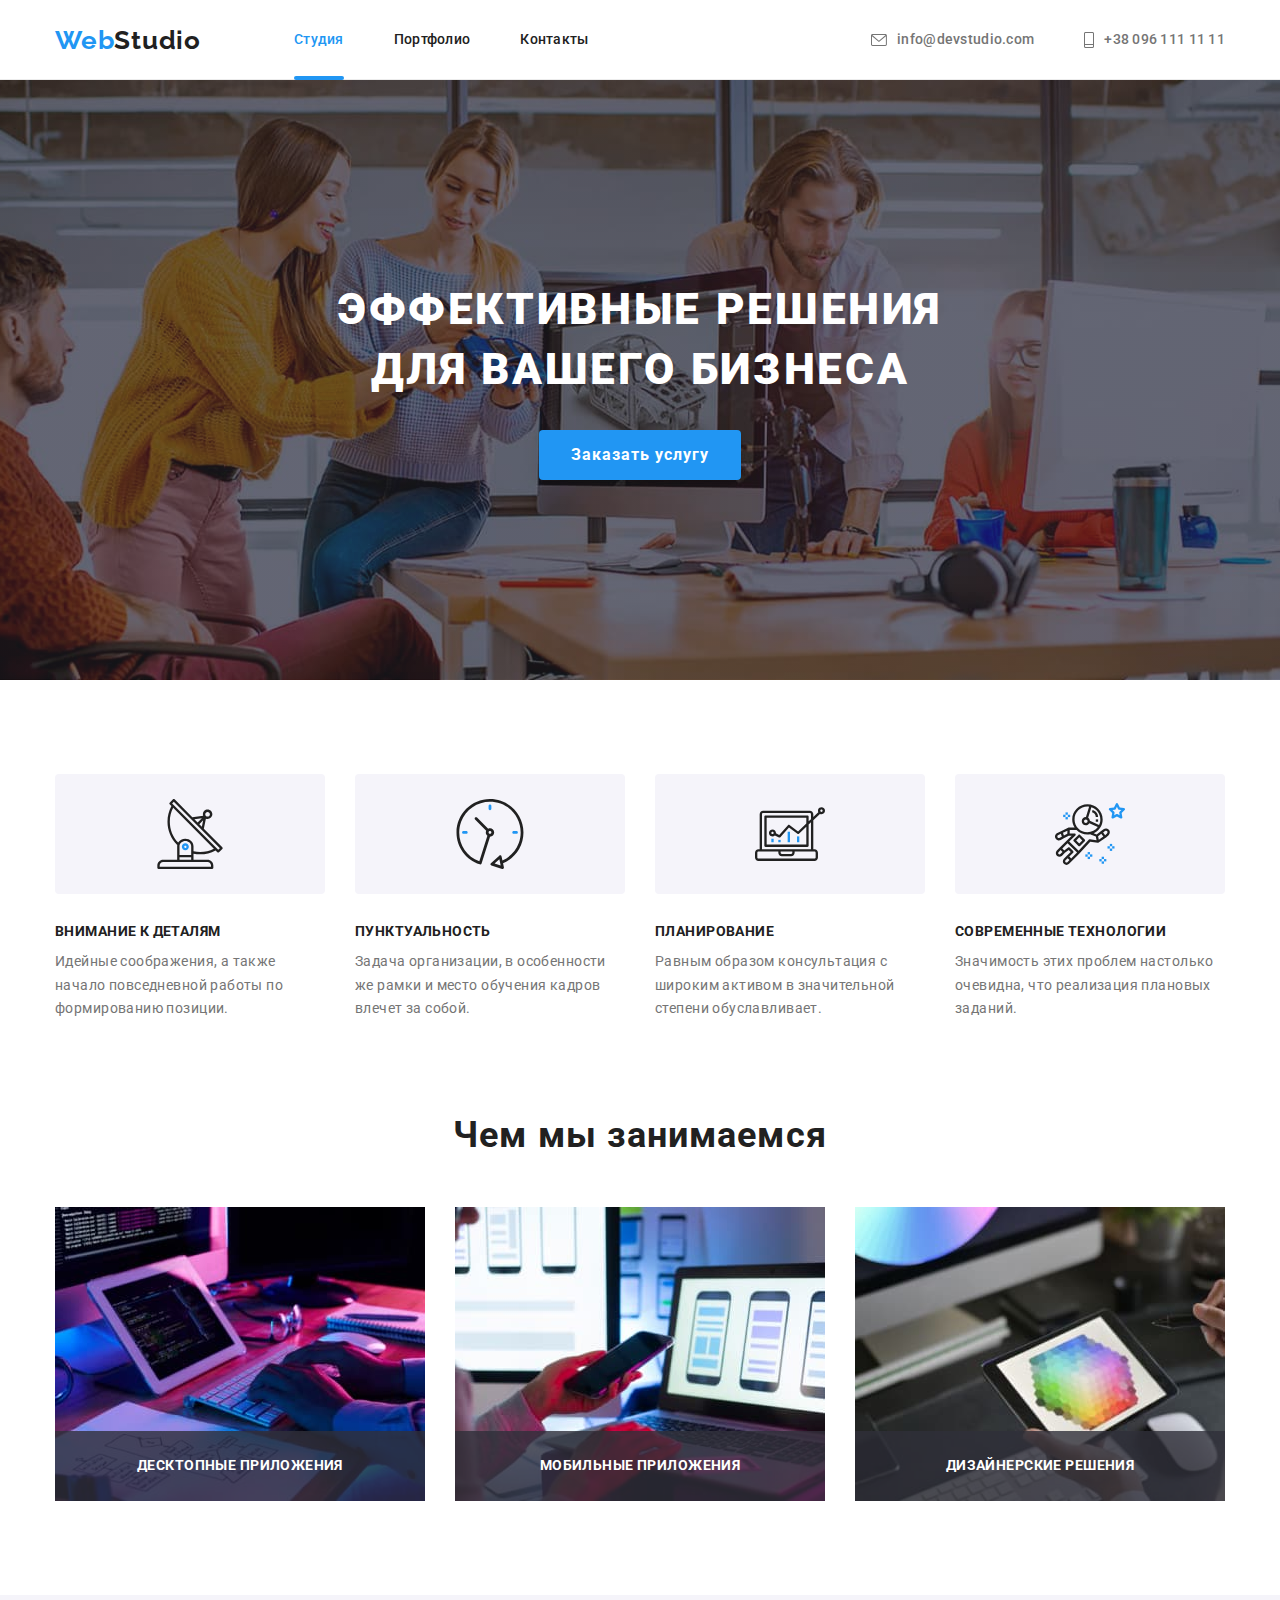
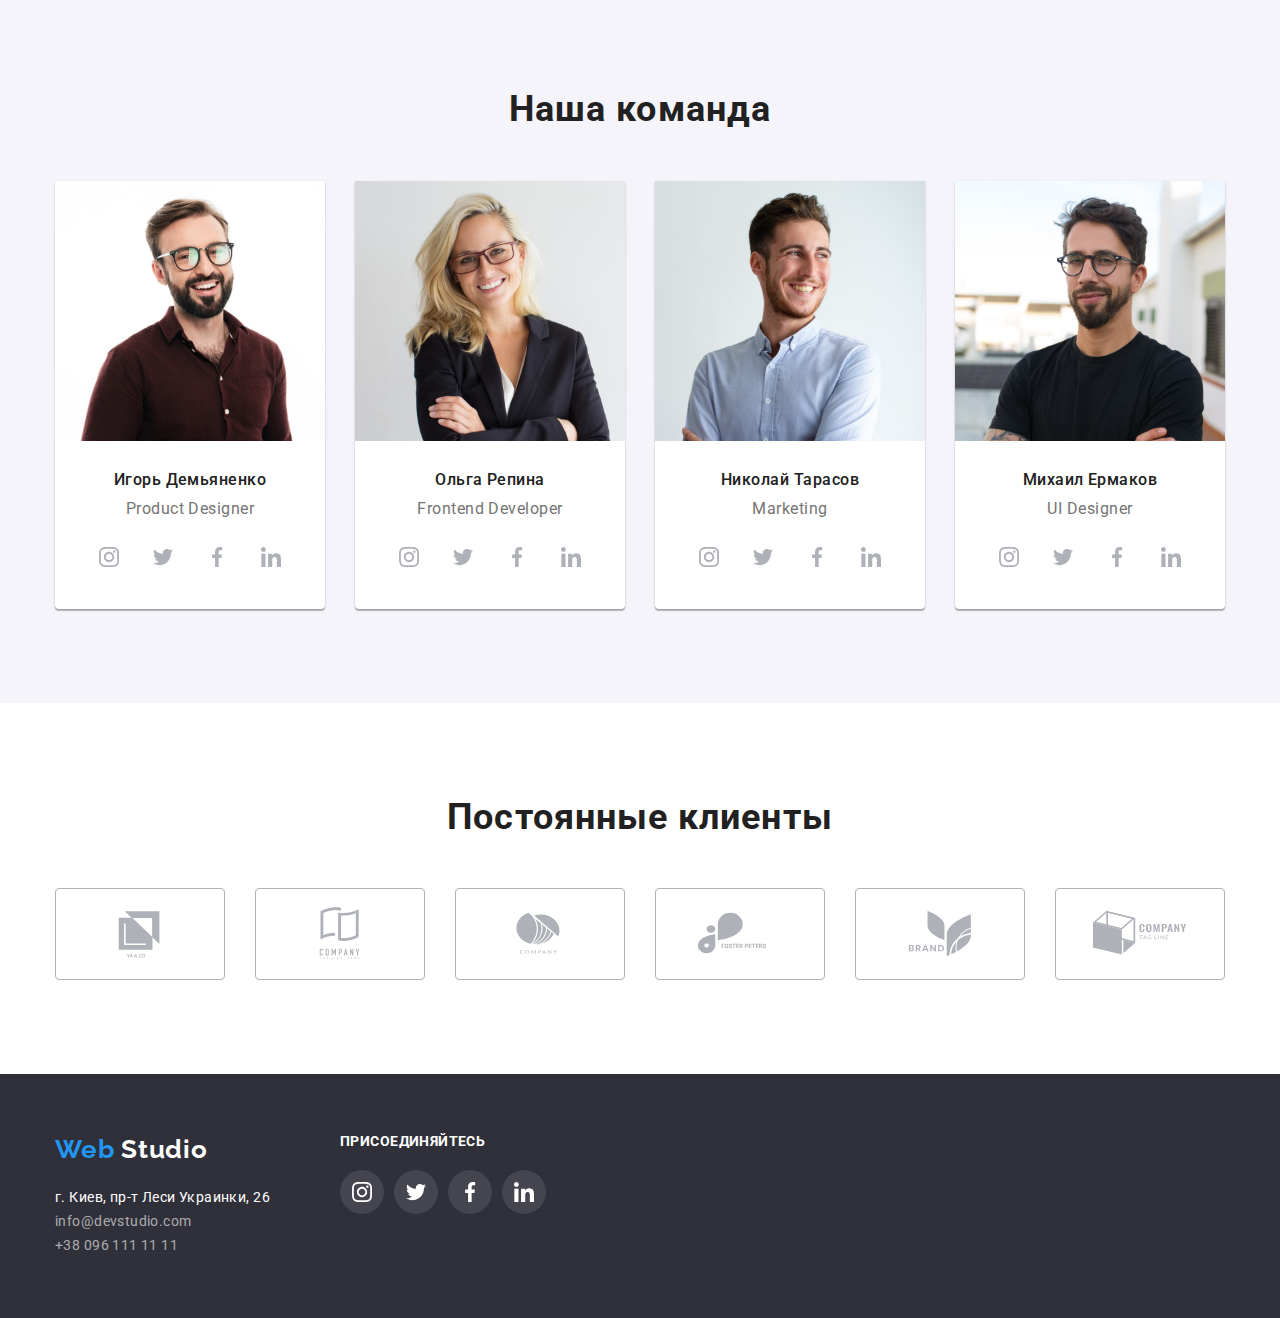
<file: index.html>
<!DOCTYPE html>
<html lang="en">
  <head>
    <meta charset="UTF-8" />
    <meta http-equiv="X-UA-Compatible" content="IE=edge" />
    <meta name="viewport" content="width=device-width, initial-scale=1.0" />
    <title>Document</title>

    <link
      rel="stylesheet"
      href="https://cdnjs.cloudflare.com/ajax/libs/modern-normalize/1.1.0/modern-normalize.min.css"
    />

    <link rel="preconnect" href="https://fonts.googleapis.com" />
    <link rel="preconnect" href="https://fonts.gstatic.com" crossorigin />
    <link
      href="https://fonts.googleapis.com/css2?family=Raleway:wght@700&family=Roboto:wght@400;500;700;900&display=swap"
      rel="stylesheet"
    />

    <link rel="stylesheet" href="./css/styles.css" />
  </head>

  <body>
    <header class="page-header">
      <div class="container header-container">
        <a href="./index.html" class="logo link"
          >Web<span class="logo-dark">Studio</span></a
        >
        <nav class="nav">
          <ul class="site-nav list">
            <li class="nav-item">
              <a href="./index.html" class="page-header-link link active-link"
                >Студия</a
              >
            </li>
            <li class="nav-item">
              <a href="./portfolio.html" class="page-header-link link"
                >Портфолио</a
              >
            </li>
            <li class="nav-item">
              <a href="" class="page-header-link link">Контакты</a>
            </li>
          </ul>
        </nav>
        <ul class="auth-nav list">
          <li class="auth-item">
            <a href="mailto:info@devstudio.com" class="auth-nav-link link">
              <svg class="header-icons" width="16px" height="12px">
                <use href="./images/icons.svg#icon-mail-icon"></use></svg
              >info@devstudio.com
            </a>
          </li>
          <li class="auth-item">
            <a href="tel:+380961111111" class="auth-nav-link link">
              <svg class="header-icons" width="10px" height="16px">
                <use href="./images/icons.svg#icon-phone-icon"></use></svg
              >+38 096 111 11 11
            </a>
          </li>
        </ul>
      </div>
    </header>

    <main>
      <section class="hero">
        <div class="container">
          <h1 class="heading">Эффективные решения <br />для вашего бизнеса</h1>
          <button type="button" class="hero-btn" data-modal-open>
            Заказать услугу
          </button>
        </div>
      </section>

      <section class="section">
        <div class="container">
          <h2 class="visually-hidden">Benefits</h2>
          <ul class="benefits list">
            <li class="benefits-item">
              <div class="benefits-container">
                <svg class="benefits-icons" width="70px" height="70px">
                  <use href="./images/icons.svg#icon-antenna"></use>
                </svg>
              </div>
              <h3 class="after-second-titles">Внимание к деталям</h3>
              <p class="benefits-text">
                Идейные соображения, а также начало повседневной работы по
                формированию позиции.
              </p>
            </li>
            <li class="benefits-item">
              <div class="benefits-container">
                <svg class="benefits-icons" width="70px" height="70px">
                  <use href="./images/icons.svg#icon-clock"></use>
                </svg>
              </div>
              <h3 class="after-second-titles">Пунктуальность</h3>
              <p class="benefits-text">
                Задача организации, в особенности же рамки и место обучения
                кадров влечет за собой.
              </p>
            </li>
            <li class="benefits-item">
              <div class="benefits-container">
                <svg class="benefits-icons" width="70px" height="70px">
                  <use href="./images/icons.svg#icon-diagram"></use>
                </svg>
              </div>
              <h3 class="after-second-titles">Планирование</h3>
              <p class="benefits-text">
                Равным образом консультация с широким активом в значительной
                степени обуславливает.
              </p>
            </li>
            <li class="benefits-item">
              <div class="benefits-container">
                <svg class="benefits-icons" width="70px" height="70px">
                  <use href="./images/icons.svg#icon-astronaut"></use>
                </svg>
              </div>
              <h3 class="after-second-titles">Современные технологии</h3>
              <p class="benefits-text">
                Значимость этих проблем настолько очевидна, что реализация
                плановых заданий.
              </p>
            </li>
          </ul>
        </div>
      </section>

      <section class="section specialization">
        <div class="container">
          <h2 class="second-title">Чем мы занимаемся</h2>
          <ul class="specialization-list list">
            <li class="specialization-image">
              <img
                src="./images/img1.jpg"
                alt="програмист набирающий код"
                width="370"
              />
              <h3 class="after-second-titles specialization-title">
                Десктопные приложения
              </h3>
            </li>
            <li class="specialization-image">
              <img
                src="./images/img2.jpg"
                alt="гаджет в руке перед ноутбуком"
                width="370"
              />
              <h3 class="after-second-titles specialization-title">
                Мобильные приложения
              </h3>
            </li>
            <li class="specialization-image">
              <img
                src="./images/img3.jpg"
                alt="гаджет с пиксельной картинкой"
                width="370"
              />
              <h3 class="after-second-titles specialization-title">
                Дизайнерские решения
              </h3>
            </li>
          </ul>
        </div>
      </section>

      <section class="section team">
        <div class="container">
          <h2 class="second-title">Наша команда</h2>
          <ul class="team-list list">
            <li class="team-item">
              <img
                src="./images/imgl1.jpg"
                alt="фото игоря демьяненко"
                width="270"
              />
              <div class="card-name">
                <h3 class="team-name">Игорь Демьяненко</h3>
                <p class="team-position">Product Designer</p>
                <ul class="team-social-list list">
                  <li class="team-social-item">
                    <a href="" class="team-social-links">
                      <svg class="team-social-icons" width="20px" height="20px">
                        <use href="./images/icons.svg#icon-instagram"></use>
                      </svg>
                    </a>
                  </li>
                  <li class="team-social-item">
                    <a href="" class="team-social-links">
                      <svg class="team-social-icons" width="20px" height="20px">
                        <use href="./images/icons.svg#icon-twitter"></use>
                      </svg>
                    </a>
                  </li>
                  <li class="team-social-item">
                    <a href="" class="team-social-links">
                      <svg class="team-social-icons" width="20px" height="20px">
                        <use href="./images/icons.svg#icon-facebook"></use>
                      </svg>
                    </a>
                  </li>
                  <li class="team-social-item">
                    <a href="" class="team-social-links">
                      <svg class="team-social-icons" width="20px" height="20px">
                        <use href="./images/icons.svg#icon-linkedin"></use>
                      </svg>
                    </a>
                  </li>
                </ul>
              </div>
            </li>
            <li class="team-item">
              <img
                src="./images/imgl2.jpg"
                alt="фото ольги репиной"
                width="270"
              />
              <div class="card-name">
                <h3 class="team-name">Ольга Репина</h3>
                <p class="team-position">Frontend Developer</p>
                <ul class="team-social-list list">
                  <li class="team-social-item">
                    <a href="" class="team-social-links">
                      <svg class="team-social-icons" width="20px" height="20px">
                        <use href="./images/icons.svg#icon-instagram"></use>
                      </svg>
                    </a>
                  </li>
                  <li class="team-social-item">
                    <a href="" class="team-social-links">
                      <svg class="team-social-icons" width="20px" height="20px">
                        <use href="./images/icons.svg#icon-twitter"></use>
                      </svg>
                    </a>
                  </li>
                  <li class="team-social-item">
                    <a href="" class="team-social-links">
                      <svg class="team-social-icons" width="20px" height="20px">
                        <use href="./images/icons.svg#icon-facebook"></use>
                      </svg>
                    </a>
                  </li>
                  <li class="team-social-item">
                    <a href="" class="team-social-links">
                      <svg class="team-social-icons" width="20px" height="20px">
                        <use href="./images/icons.svg#icon-linkedin"></use>
                      </svg>
                    </a>
                  </li>
                </ul>
              </div>
            </li>
            <li class="team-item">
              <img
                src="./images/imgl3.jpg"
                alt="фото николая тарасова"
                width="270"
              />
              <div class="card-name">
                <h3 class="team-name">Николай Тарасов</h3>
                <p class="team-position">Marketing</p>
                <ul class="team-social-list list">
                  <li class="team-social-item">
                    <a href="" class="team-social-links">
                      <svg class="team-social-icons" width="20px" height="20px">
                        <use href="./images/icons.svg#icon-instagram"></use>
                      </svg>
                    </a>
                  </li>
                  <li class="team-social-item">
                    <a href="" class="team-social-links">
                      <svg class="team-social-icons" width="20px" height="20px">
                        <use href="./images/icons.svg#icon-twitter"></use>
                      </svg>
                    </a>
                  </li>
                  <li class="team-social-item">
                    <a href="" class="team-social-links">
                      <svg class="team-social-icons" width="20px" height="20px">
                        <use href="./images/icons.svg#icon-facebook"></use>
                      </svg>
                    </a>
                  </li>
                  <li class="team-social-item">
                    <a href="" class="team-social-links">
                      <svg class="team-social-icons" width="20px" height="20px">
                        <use href="./images/icons.svg#icon-linkedin"></use>
                      </svg>
                    </a>
                  </li>
                </ul>
              </div>
            </li>
            <li class="team-item">
              <img
                src="./images/imgl4.jpg"
                alt="фото михаила ермакова"
                width="270"
              />
              <div class="card-name">
                <h3 class="team-name">Михаил Ермаков</h3>
                <p class="team-position">UI Designer</p>
                <ul class="team-social-list list">
                  <li class="team-social-item">
                    <a href="" class="team-social-links">
                      <svg class="team-social-icons" width="20px" height="20px">
                        <use href="./images/icons.svg#icon-instagram"></use>
                      </svg>
                    </a>
                  </li>
                  <li class="team-social-item">
                    <a href="" class="team-social-links">
                      <svg class="team-social-icons" width="20px" height="20px">
                        <use href="./images/icons.svg#icon-twitter"></use>
                      </svg>
                    </a>
                  </li>
                  <li class="team-social-item">
                    <a href="" class="team-social-links">
                      <svg class="team-social-icons" width="20px" height="20px">
                        <use href="./images/icons.svg#icon-facebook"></use>
                      </svg>
                    </a>
                  </li>
                  <li class="team-social-item">
                    <a href="" class="team-social-links">
                      <svg class="team-social-icons" width="20px" height="20px">
                        <use href="./images/icons.svg#icon-linkedin"></use>
                      </svg>
                    </a>
                  </li>
                </ul>
              </div>
            </li>
          </ul>
        </div>
      </section>

      <section class="section">
        <div class="container">
          <h2 class="second-title">Постоянные клиенты</h2>
          <ul class="client-list list">
            <li class="client-item">
              <a href="" class="client-link">
                <svg class="client-icon" width="106px" height="60px">
                  <use href="./images/icons.svg#icon-Logo"></use>
                </svg>
              </a>
            </li>
            <li class="client-item">
              <a href="" class="client-link">
                <svg class="client-icon" width="106px" height="60px">
                  <use href="./images/icons.svg#icon-Logo-1"></use>
                </svg>
              </a>
            </li>
            <li class="client-item">
              <a href="" class="client-link">
                <svg class="client-icon" width="106px" height="60px">
                  <use href="./images/icons.svg#icon-Logo-2"></use>
                </svg>
              </a>
            </li>
            <li class="client-item">
              <a href="" class="client-link">
                <svg class="client-icon" width="106px" height="60px">
                  <use href="./images/icons.svg#icon-Logo-3"></use>
                </svg>
              </a>
            </li>
            <li class="client-item">
              <a href="" class="client-link">
                <svg class="client-icon" width="106px" height="60px">
                  <use href="./images/icons.svg#icon-Logo-4"></use>
                </svg>
              </a>
            </li>
            <li class="client-item">
              <a href="" class="client-link">
                <svg class="client-icon" width="106px" height="60px">
                  <use href="./images/icons.svg#icon-Logo-5"></use>
                </svg>
              </a>
            </li>
          </ul>
        </div>
      </section>
    </main>

    <footer class="page-footer">
      <div class="container footer-container">
        <div class="address-container">
          <a href="./index.html" class="footer-logo link"
            >Web
            <span class="logo-white">Studio</span>
          </a>
          <address class="address">
            <ul class="page-footer list">
              <li class="footer-items">
                <a
                  href="https://goo.gl/maps/XaRB1rdR4rSVDEf5A"
                  target="_blank"
                  rel="noopener noreferrer"
                  class="page-footer-address link"
                >
                  г. Киев, пр-т Леси Украинки, 26
                </a>
              </li>
              <li class="footer-items">
                <a
                  href="mailto:info@devstudio.com"
                  class="page-footer-link link"
                  >info@devstudio.com</a
                >
              </li>
              <li class="footer-items">
                <a href="tel:+380961111111" class="page-footer-link link"
                  >+38 096 111 11 11</a
                >
              </li>
            </ul>
          </address>
        </div>
        <div class="footer-social-container">
          <h3 class="after-second-titles footer-white-title">
            присоединяйтесь
          </h3>
          <ul class="footer-social-list list">
            <li class="footer-social-item">
              <a href="" class="footer-social-links">
                <svg class="footer-social-icons" width="20px" height="20px">
                  <use href="./images/icons.svg#icon-instagram"></use>
                </svg>
              </a>
            </li>
            <li class="footer-social-item">
              <a href="" class="footer-social-links">
                <svg class="footer-social-icons" width="20px" height="20px">
                  <use href="./images/icons.svg#icon-twitter"></use>
                </svg>
              </a>
            </li>
            <li class="footer-social-item">
              <a href="" class="footer-social-links">
                <svg class="footer-social-icons" width="20px" height="20px">
                  <use href="./images/icons.svg#icon-facebook"></use>
                </svg>
              </a>
            </li>
            <li class="footer-social-item">
              <a href="" class="footer-social-links">
                <svg class="footer-social-icons" width="20px" height="20px">
                  <use href="./images/icons.svg#icon-linkedin"></use>
                </svg>
              </a>
            </li>
          </ul>
        </div>
      </div>
    </footer>

    <div class="backdrop is-hidden" data-modal>
      <div class="modal">
        <button type="button" class="modal-close" data-modal-close>
          <svg width="11px" height="11px">
            <use href="./images/icons.svg#icon-modal-close-btn"></use>
          </svg>
        </button>
      </div>
    </div>
    <script src="./js/modal.js"></script>
  </body>
</html>
</file>
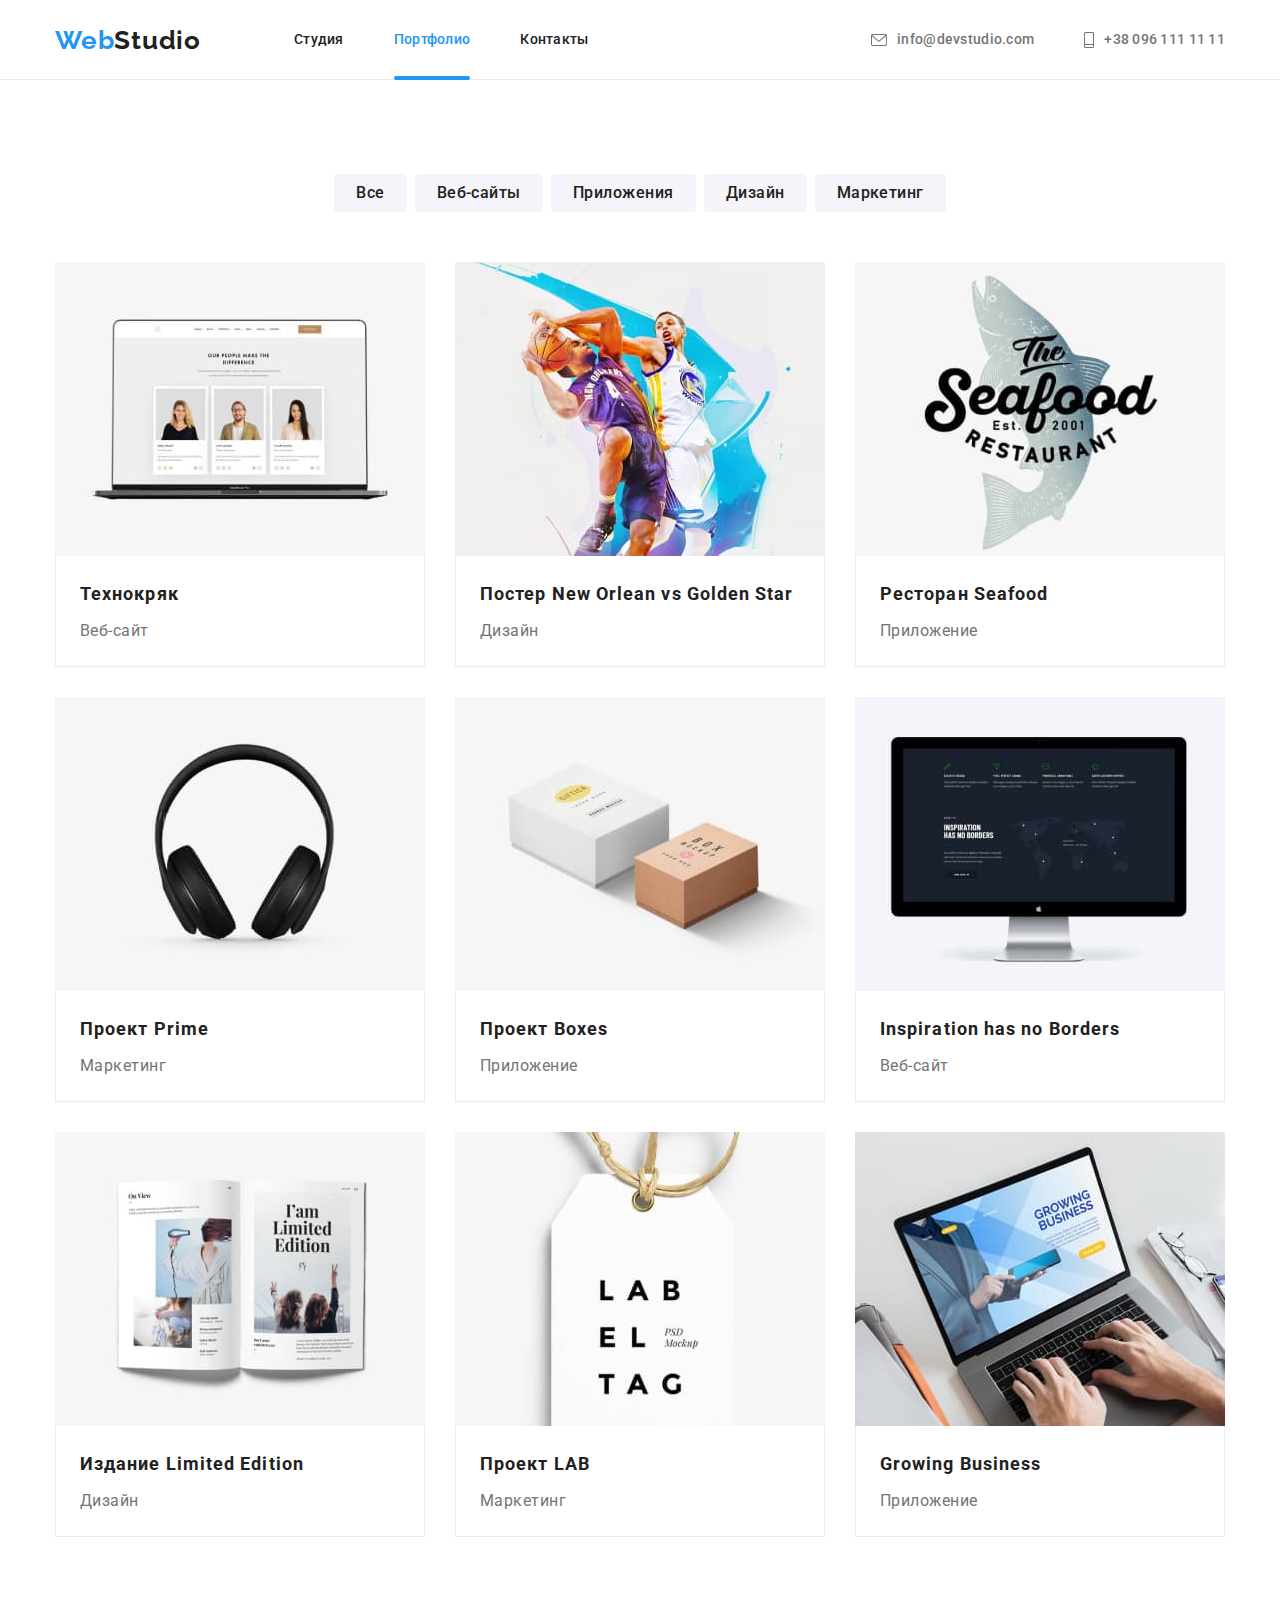
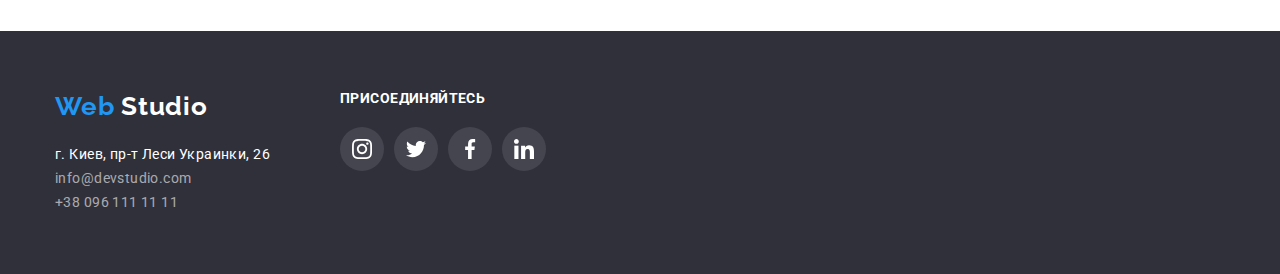
<file: portfolio.html>
<!DOCTYPE html>
<html lang="en">
  <head>
    <meta charset="UTF-8" />
    <meta http-equiv="X-UA-Compatible" content="IE=edge" />
    <meta name="viewport" content="width=device-width, initial-scale=1.0" />
    <title>Document</title>

    <link
      rel="stylesheet"
      href="https://cdnjs.cloudflare.com/ajax/libs/modern-normalize/1.1.0/modern-normalize.min.css"
    />

    <link rel="preconnect" href="https://fonts.googleapis.com" />
    <link rel="preconnect" href="https://fonts.gstatic.com" crossorigin />
    <link
      href="https://fonts.googleapis.com/css2?family=Raleway:wght@700&family=Roboto:wght@400;500;700;900&display=swap"
      rel="stylesheet"
    />

    <link rel="stylesheet" href="./css/styles.css" />
  </head>

  <body>
    <header class="page-header">
      <div class="container header-container">
        <a href="./index.html" class="logo link"
          >Web<span class="logo-dark">Studio</span></a
        >
        <nav class="nav">
          <ul class="site-nav list">
            <li class="nav-item">
              <a href="./index.html" class="page-header-link link">Студия</a>
            </li>
            <li class="nav-item">
              <a
                href="./portfolio.html"
                class="page-header-link link active-link"
                >Портфолио</a
              >
            </li>
            <li class="nav-item">
              <a href="" class="page-header-link link">Контакты</a>
            </li>
          </ul>
        </nav>
        <ul class="auth-nav list">
          <li class="auth-item">
            <a href="mailto:info@devstudio.com" class="auth-nav-link link">
              <svg class="header-icons" width="16px" height="12px">
                <use href="./images/icons.svg#icon-mail-icon"></use></svg
              >info@devstudio.com
            </a>
          </li>
          <li class="auth-item">
            <a href="tel:+380961111111" class="auth-nav-link link">
              <svg class="header-icons" width="10px" height="16px">
                <use href="./images/icons.svg#icon-phone-icon"></use></svg
              >+38 096 111 11 11
            </a>
          </li>
        </ul>
      </div>
    </header>

    <main>
      <section class="section">
        <div class="container">
          <h1 class="visually-hidden">Portfolio</h1>
          <ul class="filters list">
            <li class="filters-item">
              <button type="button" class="filters-btn">Все</button>
            </li>
            <li class="filters-item">
              <button type="button" class="filters-btn">Веб-сайты</button>
            </li>
            <li class="filters-item">
              <button type="button" class="filters-btn">Приложения</button>
            </li>
            <li class="filters-item">
              <button type="button" class="filters-btn">Дизайн</button>
            </li>
            <li class="filters-item">
              <button type="button" class="filters-btn">Маркетинг</button>
            </li>
          </ul>

          <ul class="portfolio-list list">
            <li class="portfolio-item">
              <div class="portfolio-item-wrap">
                <img
                  src="./images/2img1.jpg"
                  alt="три портфолио на рабочем столе"
                  width="370"
                />
                <p class="portfolio-img-text">
                  Технокряк это современная площадка распространения
                  коронавируса. Компании используют эту платформу для цифрового
                  шпионажа и атак на защищённые сервера конкурентов.
                </p>
              </div>
              <div class="portfolio-name">
                <h2 class="portfolio-titles">Технокряк</h2>
                <p class="portfolio-text">Веб-сайт</p>
              </div>
            </li>
            <li class="portfolio-item">
              <div class="portfolio-item-wrap">
                <img
                  src="./images/2img2.jpg"
                  alt="блок броска баскетболистом"
                  width="370"
                />
                <p class="portfolio-img-text">
                  Технокряк это современная площадка распространения
                  коронавируса. Компании используют эту платформу для цифрового
                  шпионажа и атак на защищённые сервера конкурентов.
                </p>
              </div>
              <div class="portfolio-name">
                <h2 class="portfolio-titles">
                  Постер New Orlean vs Golden Star
                </h2>
                <p class="portfolio-text">Дизайн</p>
              </div>
            </li>
            <li class="portfolio-item">
              <div class="portfolio-item-wrap">
                <img
                  src="./images/2img3.jpg"
                  alt="надпись ресторан seafood"
                  width="370"
                />
                <p class="portfolio-img-text">
                  Технокряк это современная площадка распространения
                  коронавируса. Компании используют эту платформу для цифрового
                  шпионажа и атак на защищённые сервера конкурентов.
                </p>
              </div>
              <div class="portfolio-name">
                <h2 class="portfolio-titles">Ресторан Seafood</h2>
                <p class="portfolio-text">Приложение</p>
              </div>
            </li>
            <li class="portfolio-item">
              <div class="portfolio-item-wrap">
                <img
                  src="./images/2img4.jpg"
                  alt="большие наушники"
                  width="370"
                />
                <p class="portfolio-img-text">
                  Технокряк это современная площадка распространения
                  коронавируса. Компании используют эту платформу для цифрового
                  шпионажа и атак на защищённые сервера конкурентов.
                </p>
              </div>
              <div class="portfolio-name">
                <h2 class="portfolio-titles">Проект Prime</h2>
                <p class="portfolio-text">Маркетинг</p>
              </div>
            </li>
            <li class="portfolio-item">
              <div class="portfolio-item-wrap">
                <img src="./images/2img5.jpg" alt="две коробки" width="370" />
                <p class="portfolio-img-text">
                  Технокряк это современная площадка распространения
                  коронавируса. Компании используют эту платформу для цифрового
                  шпионажа и атак на защищённые сервера конкурентов.
                </p>
              </div>
              <div class="portfolio-name">
                <h2 class="portfolio-titles">Проект Boxes</h2>
                <p class="portfolio-text">Приложение</p>
              </div>
            </li>
            <li class="portfolio-item">
              <div class="portfolio-item-wrap">
                <img src="./images/2img6.jpg" alt="монитор" width="370" />
                <p class="portfolio-img-text">
                  Технокряк это современная площадка распространения
                  коронавируса. Компании используют эту платформу для цифрового
                  шпионажа и атак на защищённые сервера конкурентов.
                </p>
              </div>
              <div class="portfolio-name">
                <h2 class="portfolio-titles">Inspiration has no Borders</h2>
                <p class="portfolio-text">Веб-сайт</p>
              </div>
            </li>
            <li class="portfolio-item">
              <div class="portfolio-item-wrap">
                <img
                  src="./images/2img7.jpg"
                  alt="открытая книга"
                  width="370"
                />
                <p class="portfolio-img-text">
                  Технокряк это современная площадка распространения
                  коронавируса. Компании используют эту платформу для цифрового
                  шпионажа и атак на защищённые сервера конкурентов.
                </p>
              </div>
              <div class="portfolio-name">
                <h2 class="portfolio-titles">Издание Limited Edition</h2>
                <p class="portfolio-text">Дизайн</p>
              </div>
            </li>
            <li class="portfolio-item">
              <div class="portfolio-item-wrap">
                <img
                  src="./images/2img8.jpg"
                  alt="бирка lab el tag"
                  width="370"
                />
                <p class="portfolio-img-text">
                  Технокряк это современная площадка распространения
                  коронавируса. Компании используют эту платформу для цифрового
                  шпионажа и атак на защищённые сервера конкурентов.
                </p>
              </div>
              <div class="portfolio-name">
                <h2 class="portfolio-titles">Проект LAB</h2>
                <p class="portfolio-text">Маркетинг</p>
              </div>
            </li>
            <li class="portfolio-item">
              <div class="portfolio-item-wrap">
                <img
                  src="./images/2img9.jpg"
                  alt="набор текста за ноутбуком"
                  width="370"
                />
                <p class="portfolio-img-text">
                  Технокряк это современная площадка распространения
                  коронавируса. Компании используют эту платформу для цифрового
                  шпионажа и атак на защищённые сервера конкурентов.
                </p>
              </div>
              <div class="portfolio-name">
                <h2 class="portfolio-titles">Growing Business</h2>
                <p class="portfolio-text">Приложение</p>
              </div>
            </li>
          </ul>
        </div>
      </section>
    </main>

    <footer class="page-footer">
      <div class="container footer-container">
        <div class="address-container">
          <a href="./index.html" class="footer-logo link"
            >Web
            <span class="logo-white">Studio</span>
          </a>
          <address class="address">
            <ul class="page-footer list">
              <li class="footer-items">
                <a
                  href="https://goo.gl/maps/XaRB1rdR4rSVDEf5A"
                  target="_blank"
                  rel="noopener noreferrer"
                  class="page-footer-address link"
                >
                  г. Киев, пр-т Леси Украинки, 26
                </a>
              </li>
              <li class="footer-items">
                <a
                  href="mailto:info@devstudio.com"
                  class="page-footer-link link"
                  >info@devstudio.com</a
                >
              </li>
              <li class="footer-items">
                <a href="tel:+380961111111" class="page-footer-link link"
                  >+38 096 111 11 11</a
                >
              </li>
            </ul>
          </address>
        </div>
        <div class="footer-social-container">
          <h3 class="after-second-titles footer-white-title">
            присоединяйтесь
          </h3>
          <ul class="footer-social-list list">
            <li class="footer-social-item">
              <a href="" class="footer-social-links">
                <svg class="footer-social-icons" width="20px" height="20px">
                  <use href="./images/icons.svg#icon-instagram"></use>
                </svg>
              </a>
            </li>
            <li class="footer-social-item">
              <a href="" class="footer-social-links">
                <svg class="footer-social-icons" width="20px" height="20px">
                  <use href="./images/icons.svg#icon-twitter"></use>
                </svg>
              </a>
            </li>
            <li class="footer-social-item">
              <a href="" class="footer-social-links">
                <svg class="footer-social-icons" width="20px" height="20px">
                  <use href="./images/icons.svg#icon-facebook"></use>
                </svg>
              </a>
            </li>
            <li class="footer-social-item">
              <a href="" class="footer-social-links">
                <svg class="footer-social-icons" width="20px" height="20px">
                  <use href="./images/icons.svg#icon-linkedin"></use>
                </svg>
              </a>
            </li>
          </ul>
        </div>
      </div>
    </footer>
  </body>
</html>
</file>
<file: css/styles.css>
:root {
  --icons-color: #afb1b8;
  --primery-text-color: #757575;
  --primery-bgr-color: #ffffff;
  --secondary-bgr-color: #f5f4fa;
  --title-text-color: #212121;
  --btn-text-color: #212121;
  --hero-footer-color: #2f303a;
  --btn-color: #2196f3;
  --hero-btn-hover: #188ce8;
  --pf-link-color: rgba(255, 255, 255, 0.6);
  --border-color: #ececec;
  --primery-font: 'Roboto', sans-serif;
  --secondary-font: 'Raleway', sans-serif;
}

body {
  font-family: var(--primery-font);
  font-size: 14px;
  line-height: 1.71;
  letter-spacing: 0.03em;
  color: var(--primery-text-color);
  background-color: var(--primery-bgr-color);
}

.visually-hidden {
  clip: rect(0 0 0 0);
  clip-path: inset(50%);
  height: 1px;
  overflow: hidden;
  position: absolute;
  white-space: nowrap;
  width: 1px;
}

p,
h1,
h2,
h3,
h4,
h5,
h6 {
  margin: 0;
}

ul {
  margin: 0;
  padding-left: 0;
}

button {
  cursor: pointer;
}

img {
  display: block;
  min-width: 100%;
  height: auto;
}

.container {
  width: 1200px;
  padding-left: 15px;
  padding-right: 15px;
  margin: 0 auto;
}

.second-title {
  font-weight: 700;
  font-size: 36px;
  line-height: 1.16;
  text-align: center;
  letter-spacing: 0.03em;
  color: var(--title-text-color);
  margin-bottom: 50px;
}

.after-second-titles {
  font-weight: 700;
  font-size: 14px;
  line-height: 1.14;
  letter-spacing: 0.03em;
  text-transform: uppercase;
  color: var(--title-text-color);
  margin-bottom: 10px;
}

/* ----------------HEADER------------------ */

.auth-item {
  display: flex;
  justify-content: center;
  align-items: center;
}

.page-header {
  background-color: var(--primery-bgr-color);
  position: relative;
}

.header-container {
  display: flex;
  align-items: center;
}

.nav {
  display: flex;
  align-items: center;
}

.site-nav {
  display: flex;
}

.nav-item:not(:last-child) {
  margin-right: 50px;
}

.auth-nav {
  display: flex;
  align-items: center;
  margin-left: auto;
}

.auth-item:not(:last-child) {
  margin-right: 50px;
}

.logo,
.footer-logo {
  font-family: var(--secondary-font);
  font-weight: 700;
  font-size: 26px;
  line-height: 1.19;
  letter-spacing: 0.03em;
  color: var(--btn-color);
}

.logo {
  margin-right: 93px;
}

.logo-dark {
  color: var(--title-text-color);
}

.logo-white {
  color: var(--primery-bgr-color);
}

.page-header-link {
  font-family: var(--primery-font);
  font-weight: 500;
  font-size: 14px;
  line-height: 1.14;
  letter-spacing: 0.02em;
  color: var(--btn-text-color);
  padding-top: 32px;
  padding-bottom: 32px;
  display: block;
  position: relative;
  transition-property: color;
  transition-duration: 250ms;
  transition-timing-function: cubic-bezier(0.4, 0, 0.2, 1);
}

.auth-nav-link {
  font-family: var(--primery-font);
  font-weight: 500;
  font-size: 14px;
  line-height: 1.14;
  letter-spacing: 0.02em;
  color: var(--primery-text-color);
  padding-top: 32px;
  padding-bottom: 32px;
  display: flex;
  align-items: center;
  transition-property: color;
  transition-duration: 250ms;
  transition-timing-function: cubic-bezier(0.4, 0, 0.2, 1);
}

.header-icons {
  margin-right: 10px;
  fill: currentColor;
}

.auth-nav-link:hover,
.auth-nav-link:focus,
.page-header-link:hover,
.page-header-link:focus {
  color: var(--btn-color);
}

.list {
  list-style: none;
}

.link {
  text-decoration: none;
}

.active-link {
  color: var(--btn-color);
  position: relative;
}

.active-link::after {
  content: '';
  width: 100%;
  height: 4px;
  border-radius: 2px;
  position: absolute;
  background-color: var(--btn-color);
  left: 0;
  bottom: 0;
  z-index: 1;
}

.page-header::after {
  content: '';
  position: absolute;
  height: 1px;
  left: 0;
  bottom: 0;
  width: 100%;
  background-color: var(--border-color);
}
/* ----------------MAIN----------------- */
/* HERO */

.hero {
  background-color: var(--hero-footer-color);
  background-image: linear-gradient(
      rgba(47, 48, 58, 0.4),
      rgba(47, 48, 58, 0.4)
    ),
    url(../images/hero-bgr.jpg);
  background-repeat: no-repeat;
  background-position: center;
  flex-grow: 1;
  padding-top: 200px;
  padding-bottom: 200px;
  text-align: center;
}

.heading {
  font-weight: 900;
  font-size: 44px;
  line-height: 1.36;
  text-align: center;
  letter-spacing: 0.06em;
  text-transform: uppercase;
  color: var(--primery-bgr-color);
  margin-bottom: 30px;
}

.hero-btn:hover,
.hero-btn:focus {
  background-color: var(--hero-btn-hover);
}

.hero-btn {
  border: transparent;
  font-family: var(--primery-font);
  font-weight: 700;
  font-size: 16px;
  line-height: 1.87;
  letter-spacing: 0.06em;
  color: var(--primery-bgr-color);
  background-color: var(--btn-color);
  box-shadow: 0px 4px 4px rgba(0, 0, 0, 0.15);
  border-radius: 4px;
  padding: 10px 32px;
  min-width: 200px;
  min-height: 50px;
  transition-property: background-color;
  transition-duration: 250ms;
  transition-timing-function: cubic-bezier(0.4, 0, 0.2, 1);
}

/* ---------------BENEFITS------------ */

.benefits-container {
  background: var(--secondary-bgr-color);
  border-radius: 4px;
  display: flex;
  justify-content: center;
  padding: 25px 100px;
  margin-bottom: 30px;
}

.section {
  padding-top: 94px;
  padding-bottom: 94px;
}

.benefits-text {
  font-size: 14px;
  line-height: 1.71;
  letter-spacing: 0.03em;
}

.benefits.list {
  display: flex;
  margin: 0;
  padding: 0;
}

.benefits-item:not(:last-child) {
  margin-right: 30px;
}

/* -----------SPECIALIZATION ------------*/
.specialization {
  padding-top: 0;
}

.specialization-list {
  display: flex;
}

.specialization-image {
  position: relative;
}

.specialization-image:not(:last-child) {
  margin-right: 30px;
}

.specialization-title {
  color: var(--primery-bgr-color);
  background: rgba(47, 48, 58, 0.8);
  width: 100%;
  padding-top: 27px;
  padding-bottom: 27px;
  margin-bottom: 0;
  text-align: center;
  position: absolute;
  bottom: 0;
}

/* ----------------TEAM----------------- */

.team {
  background-color: var(--secondary-bgr-color);
}

.team-list {
  display: flex;
}

.team-item {
  background-color: var(--primery-bgr-color);
  box-shadow: 0px 1px 3px rgba(0, 0, 0, 0.12), 0px 1px 1px rgba(0, 0, 0, 0.14),
    0px 2px 1px rgba(0, 0, 0, 0.2);
  border-radius: 0px 0px 4px 4px;
}

.team-item:not(:last-child) {
  margin-right: 30px;
}

.team-name {
  font-weight: 500;
  font-size: 16px;
  line-height: 1.18;
  text-align: center;
  letter-spacing: 0.03em;
  color: var(--title-text-color);
  margin-bottom: 10px;
}

.team-position {
  font-size: 16px;
  line-height: 1.18;
  text-align: center;
  letter-spacing: 0.03em;
}

.card-name {
  padding: 30px 0;
}

.team-social-list {
  display: flex;
  justify-content: center;
  margin-top: 16px;
}

.team-social-item + .team-social-item {
  margin-left: 10px;
}

.team-social-links {
  width: 44px;
  height: 44px;
  display: flex;
  justify-content: center;
  align-items: center;
  border-radius: 50%;
  transition-property: background-color;
  transition-duration: 250ms;
  transition-timing-function: cubic-bezier(0.4, 0, 0.2, 1);
}

.team-social-icons {
  fill: var(--icons-color);
  transition-property: fill;
  transition-duration: 250ms;
  transition-timing-function: cubic-bezier(0.4, 0, 0.2, 1);
}

.team-social-links:hover,
.team-social-links:focus {
  background-color: var(--btn-color);
}

.team-social-links:hover .team-social-icons,
.team-social-links:focus .team-social-icons {
  fill: var(--primery-bgr-color);
}
/* ---------------REGULAR CUSTOMERS-----------*/
.client-list {
  display: flex;
}

.client-item:not(:last-child) {
  margin-right: 30px;
}

.client-link {
  border: 1px solid var(--icons-color);
  box-sizing: border-box;
  border-radius: 4px;
  display: flex;
  justify-content: center;
  align-items: center;
  width: 170px;
  height: 92px;
  transition-property: border-color;
  transition-duration: 250ms;
  transition-timing-function: cubic-bezier(0.4, 0, 0.2, 1);
}

.client-icon {
  fill: var(--icons-color);
  transition-property: fill;
  transition-duration: 250ms;
  transition-timing-function: cubic-bezier(0.4, 0, 0.2, 1);
}

.client-link:hover,
.client-link:focus {
  border-color: var(--btn-color);
}

.client-link:hover .client-icon,
.client-link:focus .client-icon {
  fill: var(--btn-color);
}
/* ---------------PORTFOLIO -----------*/
/* FILTERS LIST */

.filters-btn {
  cursor: pointer;
  font-family: var(--primery-font);
  position: relative;
  font-weight: 500;
  font-size: 16px;
  line-height: 1.62;
  text-align: center;
  letter-spacing: 0.03em;
  color: var(--btn-text-color);
  background-color: var(--secondary-bgr-color);
  padding: 6px 22px;
  border-radius: 4px;
  border: transparent;
  min-height: 38px;
  transition-property: background-color, color, box-shadow;
  transition-duration: 250ms;
  transition-timing-function: cubic-bezier(0.4, 0, 0.2, 1);
}

.btn-all {
  background-color: var(--btn-color);
}

.filters-btn:hover,
.filters-btn:focus {
  background-color: var(--btn-color);
  color: var(--primery-bgr-color);
  box-shadow: 0px 3px 1px rgba(0, 0, 0, 0.1), 0px 1px 2px rgba(0, 0, 0, 0.08),
    0px 2px 2px rgba(0, 0, 0, 0.12);
}

/* ---------------PORTFOLIO LIST -----------*/

.portfolio {
  padding-top: 94px;
  padding-bottom: 94px;
}

.filters-item:not(:last-child) {
  margin-right: 8px;
}

.portfolio-titles {
  font-weight: 700;
  font-size: 18px;
  line-height: 2;
  letter-spacing: 0.06em;
  color: var(--title-text-color);
  margin-bottom: 4px;
}

.portfolio-text {
  font-size: 16px;
  line-height: 1.87;
  letter-spacing: 0.03em;
}

.portfolio-item-wrap {
  position: relative;
  overflow: hidden;
}

.portfolio-img-text {
  position: absolute;
  font-family: var(--primery-font);
  font-size: 18px;
  line-height: 1.56;
  letter-spacing: 0.03em;
  color: var(--primery-bgr-color);
  background-color: rgba(33, 150, 243, 0.9);
  top: 0;
  left: 0;
  padding: 63px 24px;
  height: 100%;
  transform: translateY(100%);
  transition-property: transform;
  transition-duration: 250ms;
  transition-timing-function: cubic-bezier(0.4, 0, 0.2, 1);
}

.filters.list {
  display: flex;
  justify-content: center;
  margin-bottom: 50px;
}

.portfolio-list {
  margin: 0;
  padding: 0;
  display: flex;
  flex-wrap: wrap;
  margin-right: -30px;
  margin-bottom: -30px;
}

.portfolio-item {
  flex-basis: calc(100% / 3 - 30px);
  margin-right: 30px;
  margin-bottom: 30px;
  transition-property: box-shadow;
  transition-duration: 250ms;
  transition-timing-function: cubic-bezier(0.4, 0, 0.2, 1);
}

.portfolio-item:hover,
.portfolio-item:focus {
  box-shadow: 0px 1px 1px rgba(0, 0, 0, 0.12), 0px 4px 4px rgba(0, 0, 0, 0.06),
    1px 4px 6px rgba(0, 0, 0, 0.16);
}

.portfolio-item:hover .portfolio-img-text,
.portfolio-item:focus .portfolio-img-text {
  transform: translateY(0);
}

.portfolio-name {
  border: 1px solid var(--border-color);
  border-top: none;
  padding: 20px 24px;
}

/* -----------FOOTER-------------- */

.footer-social-list {
  display: flex;
  justify-content: center;
  align-items: center;
  margin-top: 20px;
}

.footer-social-item + .footer-social-item {
  margin-left: 10px;
}

.footer-social-links {
  background: rgba(255, 255, 255, 0.1);
  width: 44px;
  height: 44px;
  display: flex;
  justify-content: center;
  align-items: center;
  border-radius: 50%;
  transition-property: background-color;
  transition-duration: 250ms;
  transition-timing-function: cubic-bezier(0.4, 0, 0.2, 1);
}

.footer-social-icons {
  fill: var(--primery-bgr-color);
}

.footer-container {
  display: flex;
}

.footer-white-title {
  color: var(--primery-bgr-color);
}

.page-footer {
  background-color: var(--hero-footer-color);
  padding-top: 60px;
  padding-bottom: 60px;
}

.address-container {
  margin-right: 70px;
}

.address {
  margin-top: 20px;
}

.page-footer.list {
  padding-top: 0;
  padding-bottom: 0;
}

.page-footer-address {
  font-style: normal;
  font-size: 14px;
  line-height: 1.71;
  letter-spacing: 0.03em;
  color: var(--primery-bgr-color);
  transition-property: color;
  transition-duration: 250ms;
  transition-timing-function: cubic-bezier(0.4, 0, 0.2, 1);
}

.page-footer-link {
  font-style: normal;
  font-size: 14px;
  line-height: 1.71;
  letter-spacing: 0.03em;
  color: var(--pf-link-color);
  transition-property: color;
  transition-duration: 250ms;
  transition-timing-function: cubic-bezier(0.4, 0, 0.2, 1);
}

.page-footer-address:hover,
.page-footer-address:focus,
.page-footer-link:hover,
.page-footer-link:focus {
  color: var(--btn-color);
}

.footer-social-links:focus,
.footer-social-links:hover {
  background-color: var(--btn-color);
}

/* ----------------MODAL/BACKDROP---------------- */

.backdrop {
  position: fixed;
  top: 0;
  width: 100vw;
  height: 100vh;
  background-color: rgba(0, 0, 0, 0.2);
  transition: opacity 500ms, visibility 500ms;
}

.backdrop.is-hidden .modal {
  transform: scale(0.1);
}

.modal {
  width: 528px;
  min-height: 581px;
  background-color: var(--primery-bgr-color);
  box-shadow: 0px 1px 3px rgba(0, 0, 0, 0.12), 0px 1px 1px rgba(0, 0, 0, 0.14),
    0px 2px 1px rgba(0, 0, 0, 0.2);
  border-radius: 4px;
  position: absolute;
  top: 50%;
  left: 50%;
  transform: translate(-50%, -50%) scale(1);
  transition: transform 550ms;
  transition-timing-function: cubic-bezier(0.4, 0, 0.2, 1);
}

.modal-close {
  display: flex;
  align-items: center;
  justify-content: center;
  position: absolute;
  top: 8px;
  right: 8px;
  width: 30px;
  height: 30px;
  background: var(--primery-bgr-color);
  border: 1px solid rgba(0, 0, 0, 0.1);
  box-sizing: border-box;
  border-radius: 50%;
}

.is-hidden {
  opacity: 0;
  pointer-events: none;
  visibility: hidden;
}
</file>
